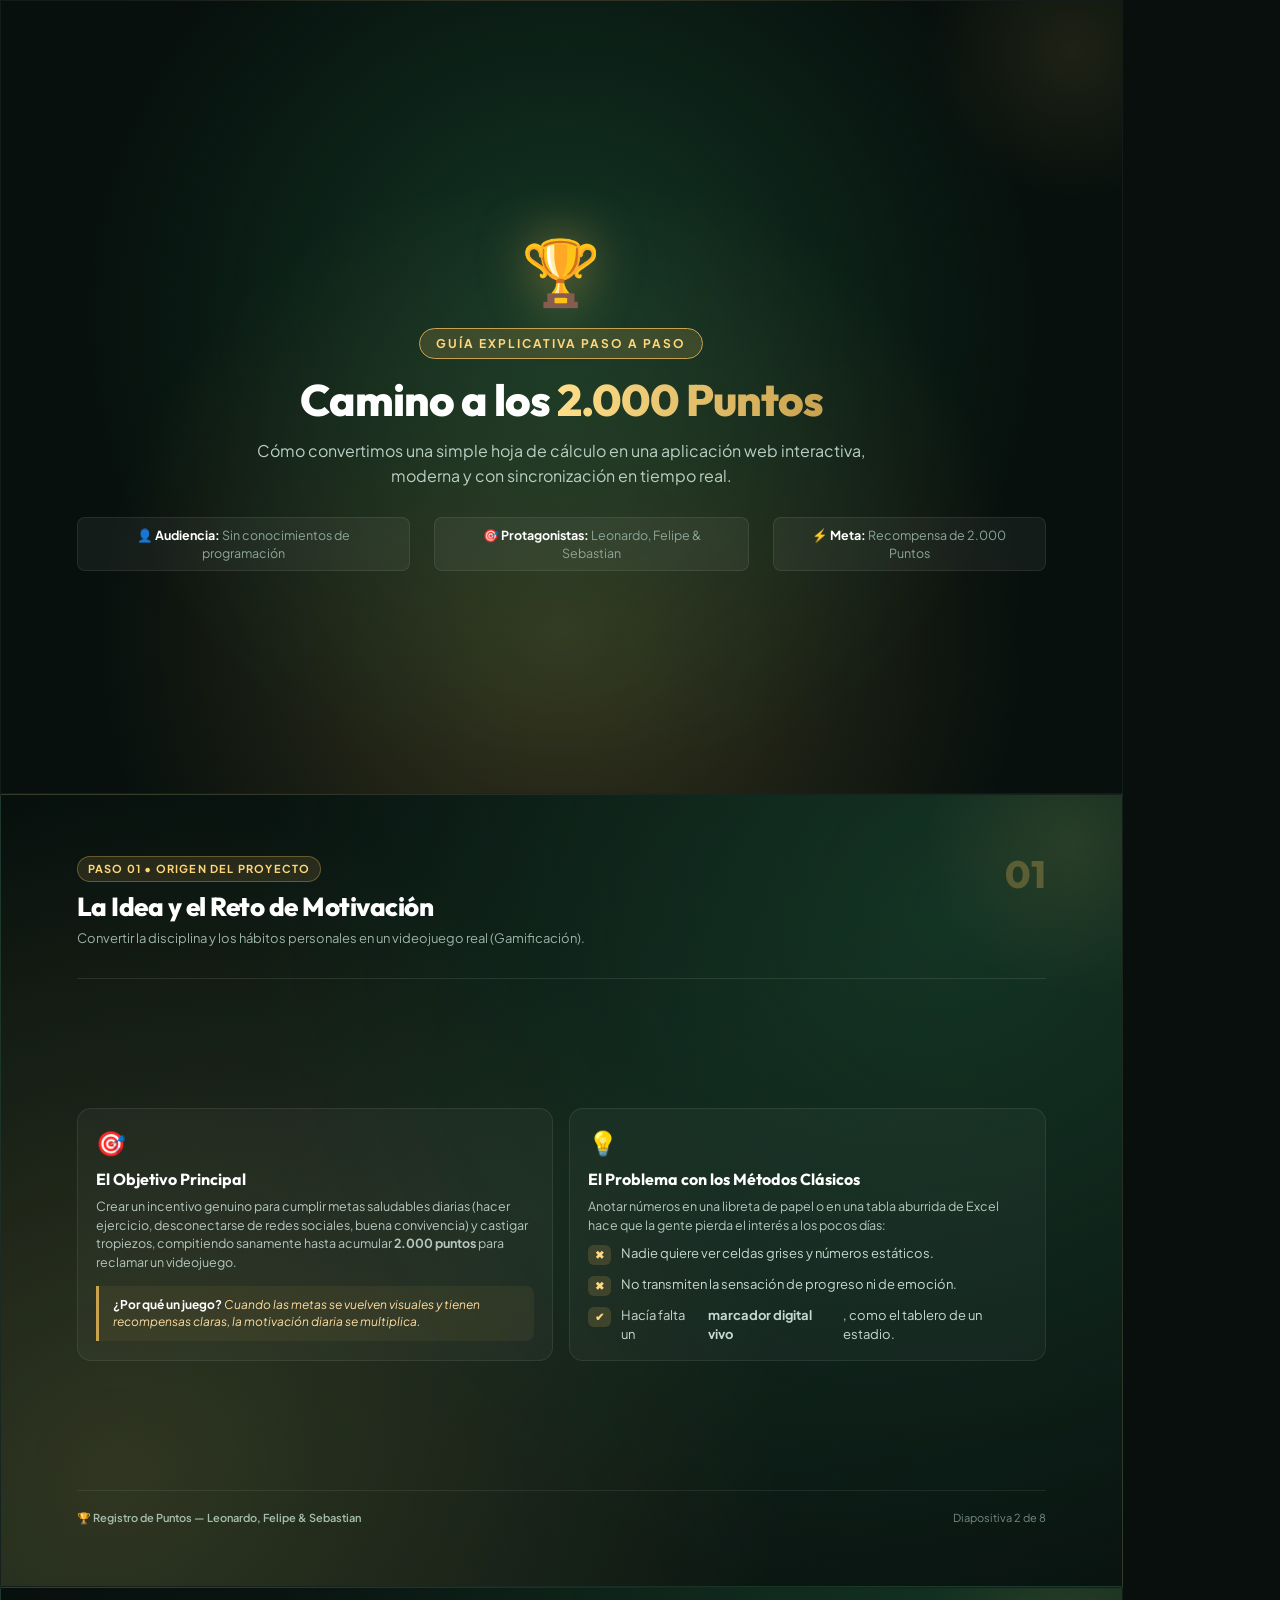
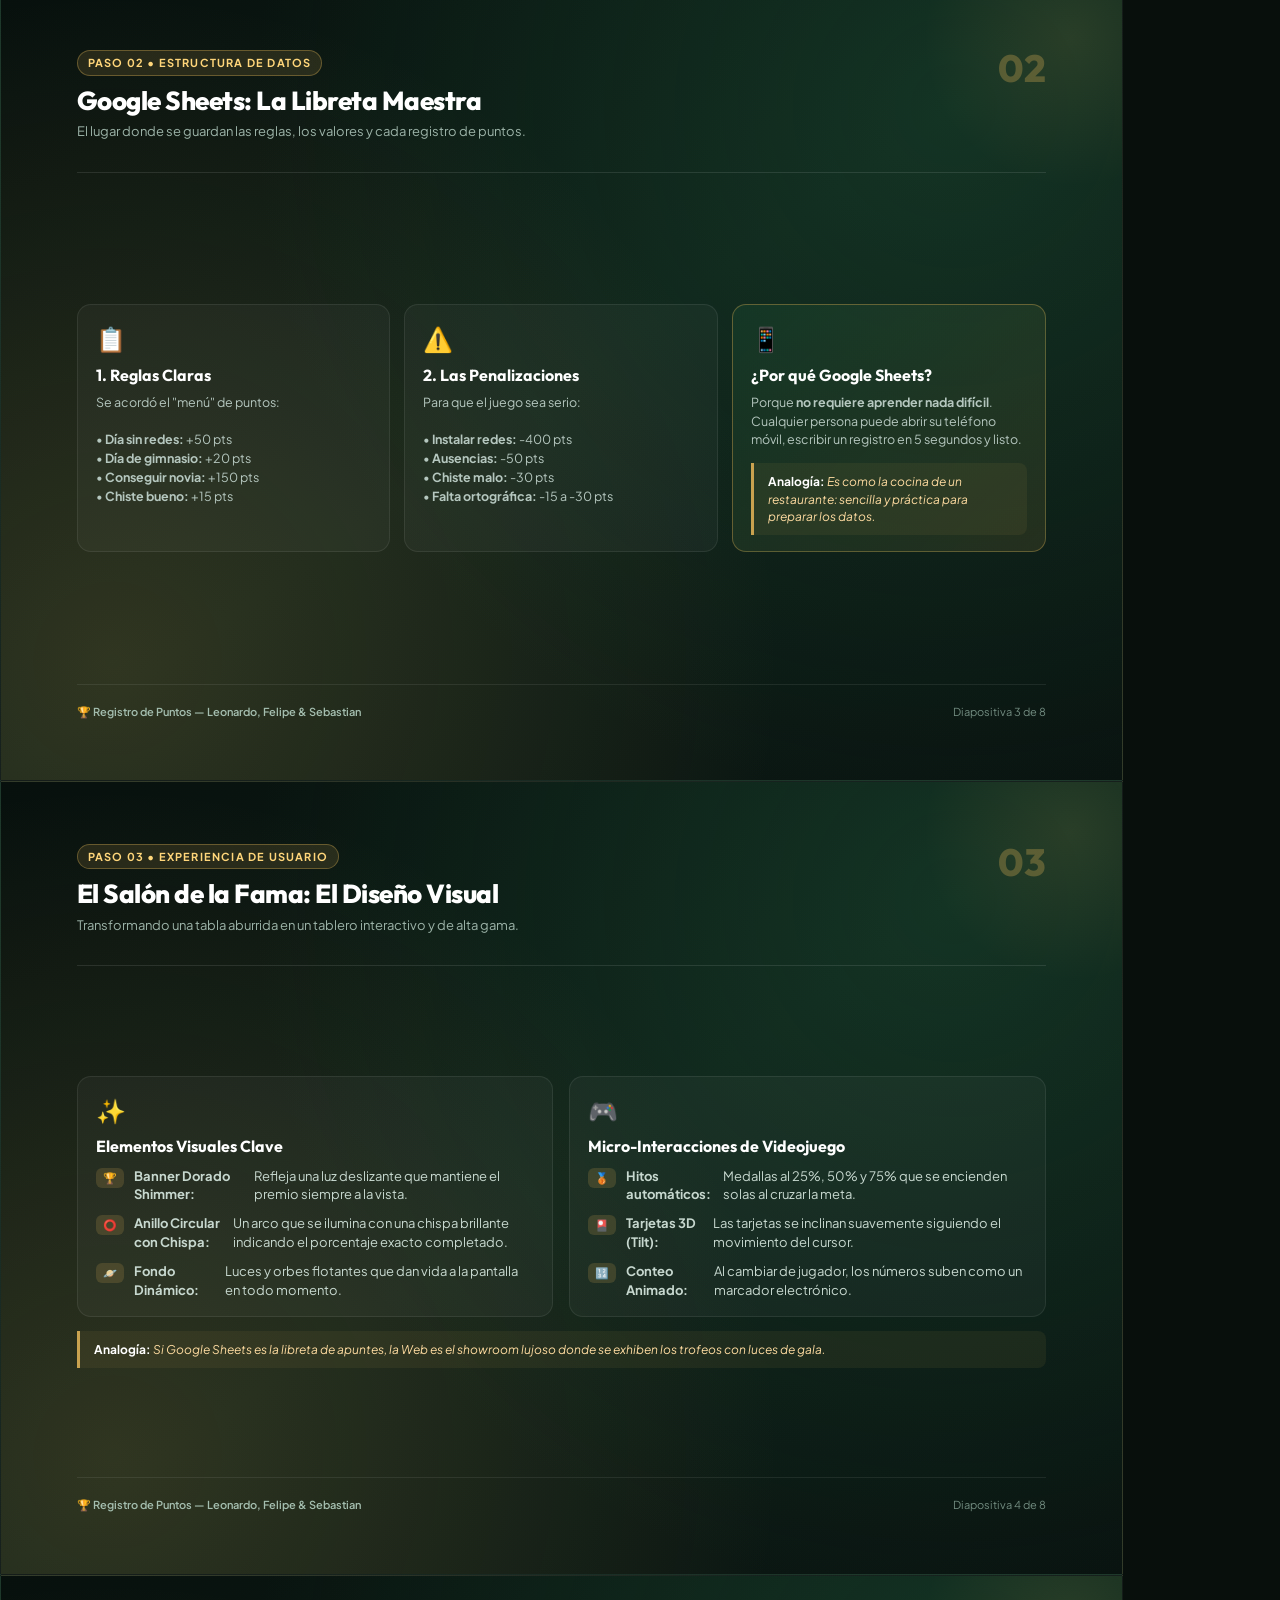
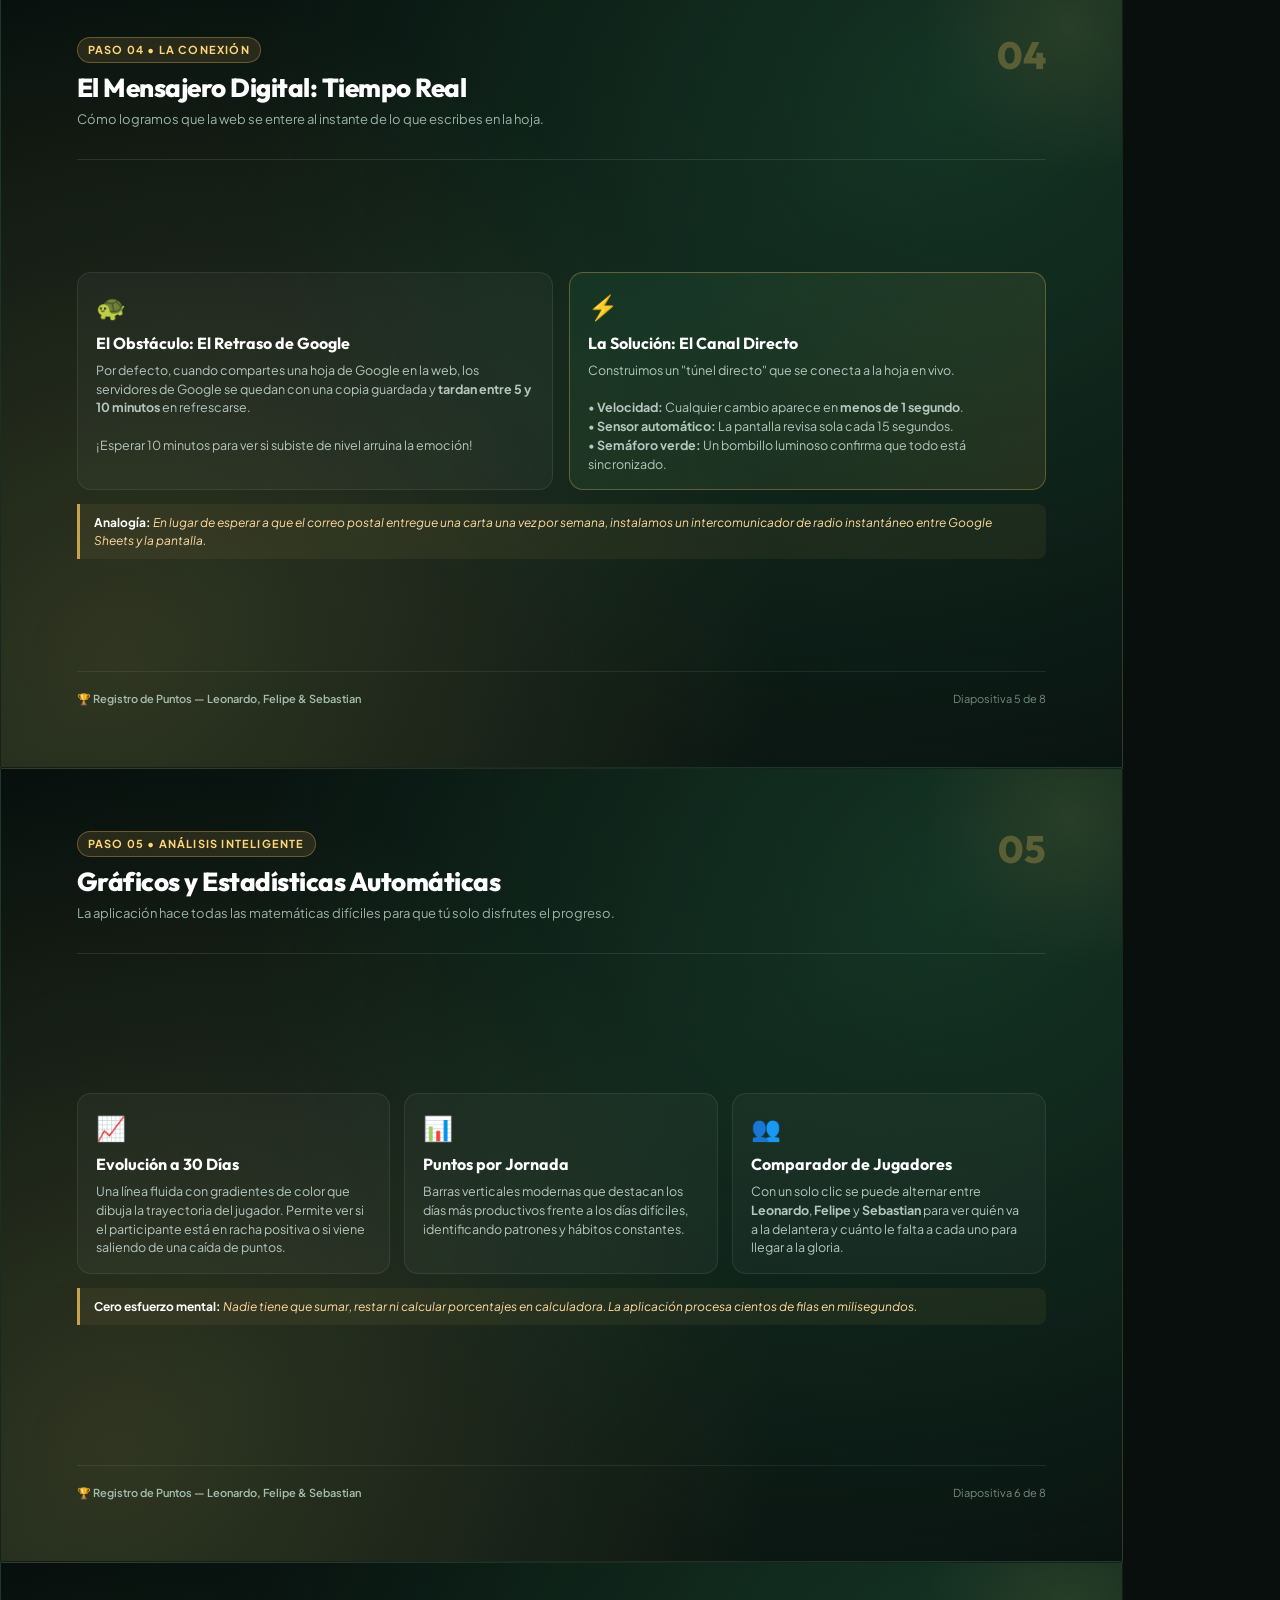
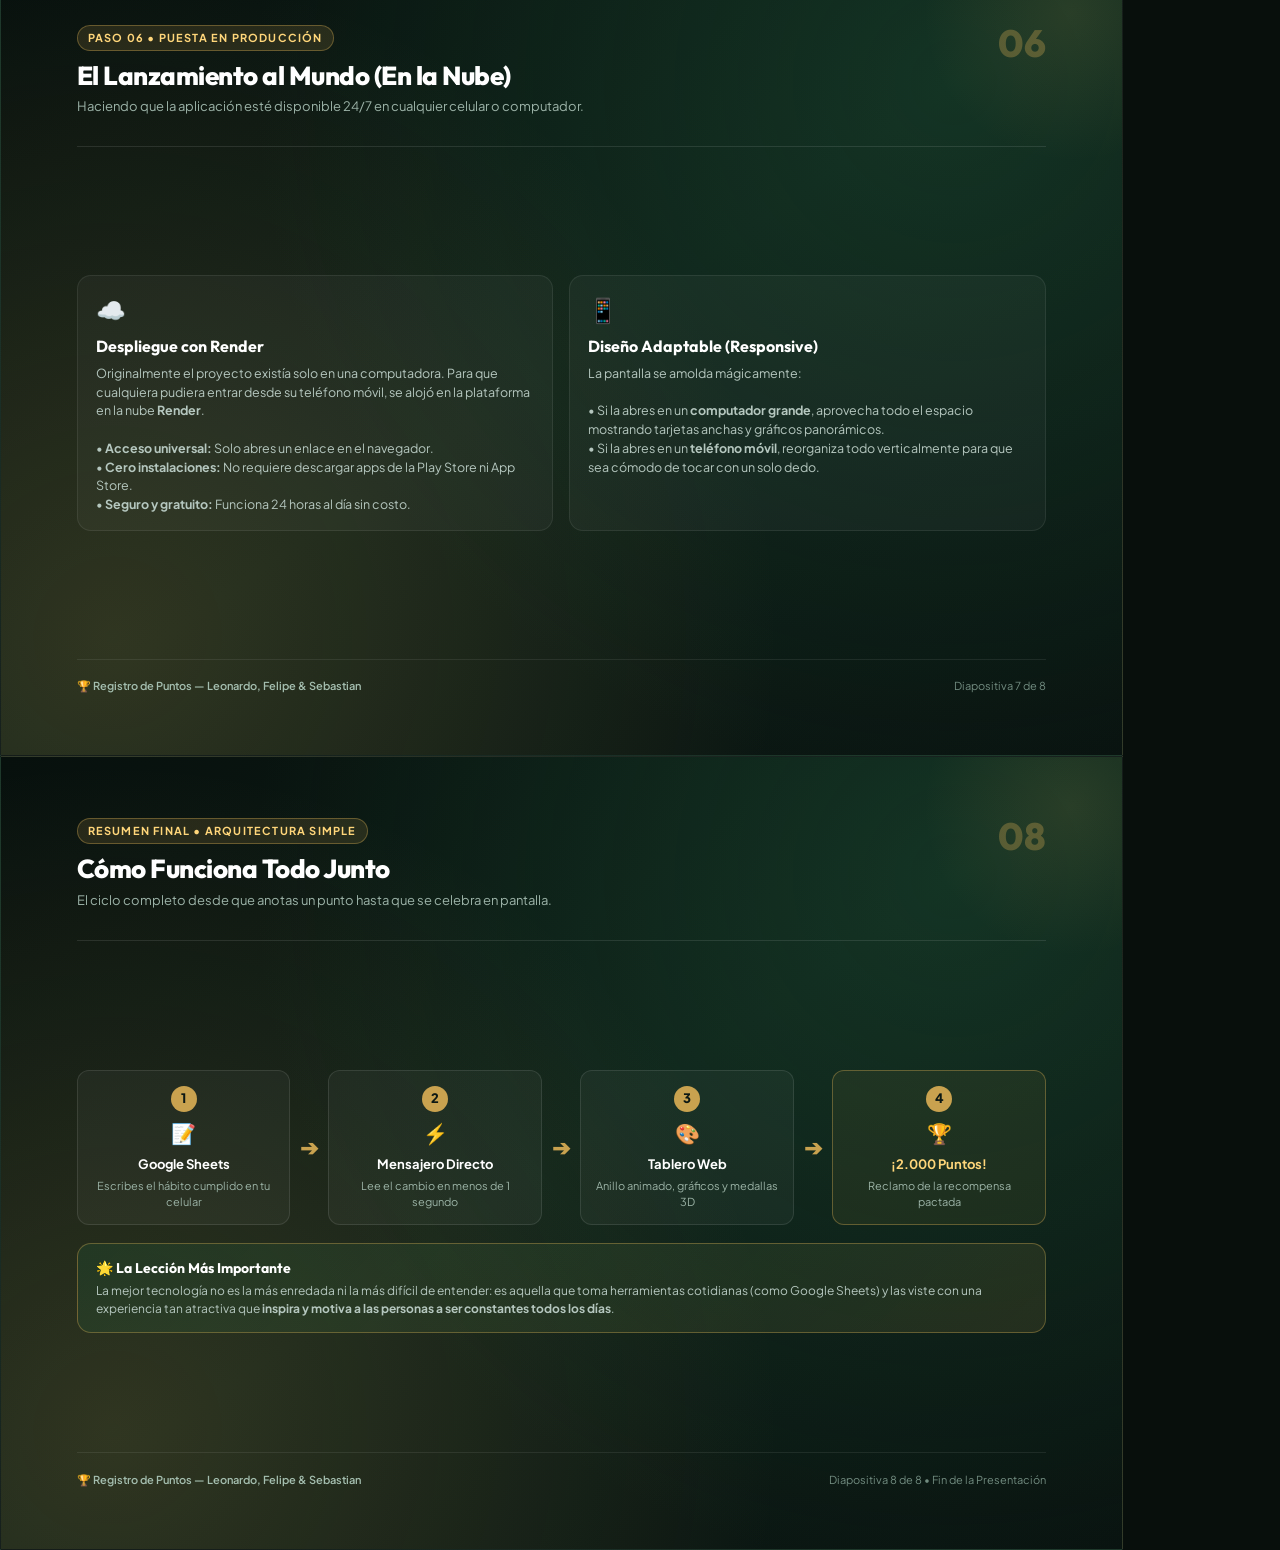
<file: presentacion_proyecto.html>
<!DOCTYPE html>
<html lang="es">
<head>
  <meta charset="UTF-8">
  <title>Presentación - Registro de Puntos: Camino a los 2000</title>
  <style>
    @import url('https://fonts.googleapis.com/css2?family=Outfit:wght@300;400;500;600;700;800&family=Plus+Jakarta+Sans:wght@400;500;600;700&display=swap');

    @page {
      size: A4 landscape;
      margin: 0;
    }

    * {
      box-sizing: border-box;
      margin: 0;
      padding: 0;
      -webkit-print-color-adjust: exact !important;
      print-color-adjust: exact !important;
    }

    body {
      font-family: 'Plus Jakarta Sans', sans-serif;
      background: #080f0c;
      color: #e5ece8;
      line-height: 1.45;
    }

    .slide {
      width: 297mm;
      height: 210mm;
      padding: 16mm 20mm;
      position: relative;
      page-break-after: always;
      display: flex;
      flex-direction: column;
      justify-content: space-between;
      overflow: hidden;
      background: radial-gradient(circle at 85% 15%, rgba(31, 93, 61, 0.35) 0%, transparent 60%),
                  radial-gradient(circle at 10% 85%, rgba(201, 162, 79, 0.18) 0%, transparent 55%),
                  linear-gradient(145deg, #07100d 0%, #0e1e17 50%, #091310 100%);
      border: 1px solid rgba(255, 255, 255, 0.05);
    }

    /* Decoraciones de fondo */
    .slide::before {
      content: "";
      position: absolute;
      top: -100px;
      right: -100px;
      width: 300px;
      height: 300px;
      background: radial-gradient(circle, rgba(201, 162, 79, 0.12) 0%, transparent 70%);
      pointer-events: none;
    }

    /* Encabezados y títulos */
    .slide-header {
      display: flex;
      justify-content: space-between;
      align-items: flex-start;
      border-bottom: 1px solid rgba(255, 255, 255, 0.1);
      padding-bottom: 8mm;
    }

    .header-left {
      max-width: 80%;
    }

    .tag-badge {
      display: inline-flex;
      align-items: center;
      gap: 6px;
      background: rgba(201, 162, 79, 0.15);
      border: 1px solid rgba(201, 162, 79, 0.4);
      color: #ffd67a;
      font-size: 11px;
      font-weight: 700;
      text-transform: uppercase;
      letter-spacing: 1.2px;
      padding: 4px 10px;
      border-radius: 20px;
      margin-bottom: 6px;
    }

    .slide-title {
      font-family: 'Outfit', sans-serif;
      font-size: 26px;
      font-weight: 800;
      color: #ffffff;
      letter-spacing: -0.5px;
    }

    .slide-subtitle {
      font-size: 13px;
      color: #9cb3a8;
      margin-top: 3px;
      font-weight: 400;
    }

    .step-number {
      font-family: 'Outfit', sans-serif;
      font-size: 38px;
      font-weight: 800;
      color: rgba(201, 162, 79, 0.35);
      line-height: 1;
    }

    /* Contenido de diapositivas */
    .slide-content {
      flex: 1;
      padding: 8mm 0;
      display: flex;
      flex-direction: column;
      justify-content: center;
    }

    /* Grid de tarjetas */
    .grid-2 {
      display: grid;
      grid-template-columns: 1fr 1fr;
      gap: 16px;
    }

    .grid-3 {
      display: grid;
      grid-template-columns: 1fr 1fr 1fr;
      gap: 14px;
    }

    .card {
      background: rgba(255, 255, 255, 0.035);
      border: 1px solid rgba(255, 255, 255, 0.08);
      border-radius: 14px;
      padding: 16px 18px;
      position: relative;
    }

    .card-highlight {
      background: linear-gradient(135deg, rgba(31, 93, 61, 0.25) 0%, rgba(201, 162, 79, 0.12) 100%);
      border: 1px solid rgba(201, 162, 79, 0.4);
    }

    .card-icon {
      font-size: 24px;
      margin-bottom: 8px;
      display: inline-block;
    }

    .card-title {
      font-family: 'Outfit', sans-serif;
      font-size: 16px;
      font-weight: 700;
      color: #ffffff;
      margin-bottom: 6px;
    }

    .card-text {
      font-size: 12.5px;
      color: #b5c7bf;
      line-height: 1.5;
    }

    .analogy-box {
      margin-top: 14px;
      background: rgba(201, 162, 79, 0.08);
      border-left: 3px solid #c9a24f;
      padding: 10px 14px;
      border-radius: 0 8px 8px 0;
      font-size: 12px;
      color: #ffdca1;
      font-style: italic;
    }

    .analogy-box strong {
      font-style: normal;
      color: #ffffff;
    }

    /* Footer de diapositiva */
    .slide-footer {
      display: flex;
      justify-content: space-between;
      align-items: center;
      border-top: 1px solid rgba(255, 255, 255, 0.08);
      padding-top: 5mm;
      font-size: 11px;
      color: #728c80;
    }

    .footer-brand {
      display: flex;
      align-items: center;
      gap: 6px;
      font-weight: 600;
      color: #a4beaf;
    }

    /* Portada Específica */
    .slide-cover {
      justify-content: center;
      align-items: center;
      text-align: center;
      background: radial-gradient(circle at 50% 40%, rgba(31, 93, 61, 0.5) 0%, transparent 65%),
                  radial-gradient(circle at 50% 80%, rgba(201, 162, 79, 0.25) 0%, transparent 55%),
                  #07100d;
    }

    .cover-trophy {
      font-size: 64px;
      margin-bottom: 12px;
      filter: drop-shadow(0 0 25px rgba(201, 162, 79, 0.6));
    }

    .cover-badge {
      display: inline-block;
      background: rgba(201, 162, 79, 0.2);
      border: 1px solid #c9a24f;
      color: #ffd77e;
      padding: 6px 16px;
      border-radius: 30px;
      font-size: 12px;
      font-weight: 700;
      letter-spacing: 2px;
      text-transform: uppercase;
      margin-bottom: 16px;
    }

    .cover-title {
      font-family: 'Outfit', sans-serif;
      font-size: 44px;
      font-weight: 800;
      color: #ffffff;
      line-height: 1.15;
      margin-bottom: 12px;
      letter-spacing: -1px;
    }

    .cover-title span {
      background: linear-gradient(90deg, #ffde8a, #c9a24f);
      -webkit-background-clip: text;
      -webkit-text-fill-color: transparent;
    }

    .cover-desc {
      font-size: 16px;
      color: #b9cfc4;
      max-width: 650px;
      margin: 0 auto 28px auto;
      line-height: 1.6;
    }

    .cover-meta {
      display: flex;
      gap: 24px;
      justify-content: center;
      font-size: 12.5px;
      color: #8da699;
    }

    .cover-meta div {
      background: rgba(255, 255, 255, 0.05);
      padding: 8px 18px;
      border-radius: 8px;
      border: 1px solid rgba(255, 255, 255, 0.08);
    }

    .cover-meta strong {
      color: #ffffff;
    }

    /* Diagrama de flujo */
    .flow-container {
      display: flex;
      align-items: center;
      justify-content: space-between;
      gap: 10px;
      margin-top: 10px;
    }

    .flow-step {
      flex: 1;
      background: rgba(255, 255, 255, 0.04);
      border: 1px solid rgba(255, 255, 255, 0.1);
      border-radius: 12px;
      padding: 14px;
      text-align: center;
    }

    .flow-arrow {
      color: #c9a24f;
      font-size: 22px;
      font-weight: bold;
    }

    .flow-num {
      width: 26px;
      height: 26px;
      border-radius: 50%;
      background: #c9a24f;
      color: #0c1814;
      font-weight: 800;
      font-size: 13px;
      display: inline-flex;
      align-items: center;
      justify-content: center;
      margin-bottom: 6px;
    }

    /* Listas con viñetas elegantes */
    .feature-list {
      list-style: none;
      display: flex;
      flex-direction: column;
      gap: 10px;
    }

    .feature-list li {
      display: flex;
      align-items: flex-start;
      gap: 10px;
      font-size: 13px;
      color: #c7d8cf;
    }

    .feature-list li span.bullet {
      background: rgba(201, 162, 79, 0.2);
      color: #ffd883;
      border-radius: 6px;
      padding: 2px 7px;
      font-size: 11px;
      font-weight: 700;
      flex-shrink: 0;
      margin-top: 1px;
    }
  </style>
</head>
<body>

  <!-- ==================== DIAPOSITIVA 1: PORTADA ==================== -->
  <div class="slide slide-cover">
    <div class="cover-trophy">🏆</div>
    <div class="cover-badge">Guía Explicativa Paso a Paso</div>
    <h1 class="cover-title">
      Camino a los <span>2.000 Puntos</span>
    </h1>
    <p class="cover-desc">
      Cómo convertimos una simple hoja de cálculo en una aplicación web interactiva, moderna y con sincronización en tiempo real.
    </p>
    <div class="cover-meta">
      <div>👤 <strong>Audiencia:</strong> Sin conocimientos de programación</div>
      <div>🎯 <strong>Protagonistas:</strong> Leonardo, Felipe & Sebastian</div>
      <div>⚡ <strong>Meta:</strong> Recompensa de 2.000 Puntos</div>
    </div>
  </div>

  <!-- ==================== DIAPOSITIVA 2: LA IDEA Y EL DESAFÍO ==================== -->
  <div class="slide">
    <div class="slide-header">
      <div class="header-left">
        <div class="tag-badge">Paso 01 • Origen del Proyecto</div>
        <h2 class="slide-title">La Idea y el Reto de Motivación</h2>
        <p class="slide-subtitle">Convertir la disciplina y los hábitos personales en un videojuego real (Gamificación).</p>
      </div>
      <div class="step-number">01</div>
    </div>

    <div class="slide-content">
      <div class="grid-2">
        <div class="card">
          <div class="card-icon">🎯</div>
          <div class="card-title">El Objetivo Principal</div>
          <p class="card-text">
            Crear un incentivo genuino para cumplir metas saludables diarias (hacer ejercicio, desconectarse de redes sociales, buena convivencia) y castigar tropiezos, compitiendo sanamente hasta acumular <strong>2.000 puntos</strong> para reclamar un videojuego.
          </p>
          <div class="analogy-box">
            <strong>¿Por qué un juego?</strong> Cuando las metas se vuelven visuales y tienen recompensas claras, la motivación diaria se multiplica.
          </div>
        </div>

        <div class="card">
          <div class="card-icon">💡</div>
          <div class="card-title">El Problema con los Métodos Clásicos</div>
          <p class="card-text">
            Anotar números en una libreta de papel o en una tabla aburrida de Excel hace que la gente pierda el interés a los pocos días:
          </p>
          <ul class="feature-list" style="margin-top: 10px;">
            <li><span class="bullet">✖</span> Nadie quiere ver celdas grises y números estáticos.</li>
            <li><span class="bullet">✖</span> No transmiten la sensación de progreso ni de emoción.</li>
            <li><span class="bullet">✔</span> Hacía falta un <strong>marcador digital vivo</strong>, como el tablero de un estadio.</li>
          </ul>
        </div>
      </div>
    </div>

    <div class="slide-footer">
      <div class="footer-brand">🏆 Registro de Puntos — Leonardo, Felipe & Sebastian</div>
      <div>Diapositiva 2 de 8</div>
    </div>
  </div>

  <!-- ==================== DIAPOSITIVA 3: LA LIBRETA MAESTRA ==================== -->
  <div class="slide">
    <div class="slide-header">
      <div class="header-left">
        <div class="tag-badge">Paso 02 • Estructura de Datos</div>
        <h2 class="slide-title">Google Sheets: La Libreta Maestra</h2>
        <p class="slide-subtitle">El lugar donde se guardan las reglas, los valores y cada registro de puntos.</p>
      </div>
      <div class="step-number">02</div>
    </div>

    <div class="slide-content">
      <div class="grid-3">
        <div class="card">
          <div class="card-icon">📋</div>
          <div class="card-title">1. Reglas Claras</div>
          <p class="card-text">
            Se acordó el "menú" de puntos:
            <br><br>
            • <strong>Día sin redes:</strong> +50 pts<br>
            • <strong>Día de gimnasio:</strong> +20 pts<br>
            • <strong>Conseguir novia:</strong> +150 pts<br>
            • <strong>Chiste bueno:</strong> +15 pts
          </p>
        </div>

        <div class="card">
          <div class="card-icon">⚠️</div>
          <div class="card-title">2. Las Penalizaciones</div>
          <p class="card-text">
            Para que el juego sea serio:
            <br><br>
            • <strong>Instalar redes:</strong> -400 pts<br>
            • <strong>Ausencias:</strong> -50 pts<br>
            • <strong>Chiste malo:</strong> -30 pts<br>
            • <strong>Falta ortográfica:</strong> -15 a -30 pts
          </p>
        </div>

        <div class="card card-highlight">
          <div class="card-icon">📱</div>
          <div class="card-title">¿Por qué Google Sheets?</div>
          <p class="card-text">
            Porque <strong>no requiere aprender nada difícil</strong>. Cualquier persona puede abrir su teléfono móvil, escribir un registro en 5 segundos y listo.
          </p>
          <div class="analogy-box">
            <strong>Analogía:</strong> Es como la cocina de un restaurante: sencilla y práctica para preparar los datos.
          </div>
        </div>
      </div>
    </div>

    <div class="slide-footer">
      <div class="footer-brand">🏆 Registro de Puntos — Leonardo, Felipe & Sebastian</div>
      <div>Diapositiva 3 de 8</div>
    </div>
  </div>

  <!-- ==================== DIAPOSITIVA 4: EL DISEÑO VISUAL ==================== -->
  <div class="slide">
    <div class="slide-header">
      <div class="header-left">
        <div class="tag-badge">Paso 03 • Experiencia de Usuario</div>
        <h2 class="slide-title">El Salón de la Fama: El Diseño Visual</h2>
        <p class="slide-subtitle">Transformando una tabla aburrida en un tablero interactivo y de alta gama.</p>
      </div>
      <div class="step-number">03</div>
    </div>

    <div class="slide-content">
      <div class="grid-2">
        <div class="card">
          <div class="card-icon">✨</div>
          <div class="card-title">Elementos Visuales Clave</div>
          <ul class="feature-list" style="margin-top: 8px;">
            <li><span class="bullet">🏆</span> <strong>Banner Dorado Shimmer:</strong> Refleja una luz deslizante que mantiene el premio siempre a la vista.</li>
            <li><span class="bullet">⭕</span> <strong>Anillo Circular con Chispa:</strong> Un arco que se ilumina con una chispa brillante indicando el porcentaje exacto completado.</li>
            <li><span class="bullet">🪐</span> <strong>Fondo Dinámico:</strong> Luces y orbes flotantes que dan vida a la pantalla en todo momento.</li>
          </ul>
        </div>

        <div class="card">
          <div class="card-icon">🎮</div>
          <div class="card-title">Micro-Interacciones de Videojuego</div>
          <ul class="feature-list" style="margin-top: 8px;">
            <li><span class="bullet">🥉</span> <strong>Hitos automáticos:</strong> Medallas al 25%, 50% y 75% que se encienden solas al cruzar la meta.</li>
            <li><span class="bullet">🎴</span> <strong>Tarjetas 3D (Tilt):</strong> Las tarjetas se inclinan suavemente siguiendo el movimiento del cursor.</li>
            <li><span class="bullet">🔢</span> <strong>Conteo Animado:</strong> Al cambiar de jugador, los números suben como un marcador electrónico.</li>
          </ul>
        </div>
      </div>
      <div class="analogy-box" style="margin-top: 14px;">
        <strong>Analogía:</strong> Si Google Sheets es la libreta de apuntes, la Web es el showroom lujoso donde se exhiben los trofeos con luces de gala.
      </div>
    </div>

    <div class="slide-footer">
      <div class="footer-brand">🏆 Registro de Puntos — Leonardo, Felipe & Sebastian</div>
      <div>Diapositiva 4 de 8</div>
    </div>
  </div>

  <!-- ==================== DIAPOSITIVA 5: EL MENSAJERO EN TIEMPO REAL ==================== -->
  <div class="slide">
    <div class="slide-header">
      <div class="header-left">
        <div class="tag-badge">Paso 04 • La Conexión</div>
        <h2 class="slide-title">El Mensajero Digital: Tiempo Real</h2>
        <p class="slide-subtitle">Cómo logramos que la web se entere al instante de lo que escribes en la hoja.</p>
      </div>
      <div class="step-number">04</div>
    </div>

    <div class="slide-content">
      <div class="grid-2">
        <div class="card">
          <div class="card-icon">🐢</div>
          <div class="card-title">El Obstáculo: El Retraso de Google</div>
          <p class="card-text">
            Por defecto, cuando compartes una hoja de Google en la web, los servidores de Google se quedan con una copia guardada y <strong>tardan entre 5 y 10 minutos</strong> en refrescarse.
            <br><br>
            ¡Esperar 10 minutos para ver si subiste de nivel arruina la emoción!
          </p>
        </div>

        <div class="card card-highlight">
          <div class="card-icon">⚡</div>
          <div class="card-title">La Solución: El Canal Directo</div>
          <p class="card-text">
            Construimos un "túnel directo" que se conecta a la hoja en vivo.
            <br><br>
            • <strong>Velocidad:</strong> Cualquier cambio aparece en <strong>menos de 1 segundo</strong>.<br>
            • <strong>Sensor automático:</strong> La pantalla revisa sola cada 15 segundos.<br>
            • <strong>Semáforo verde:</strong> Un bombillo luminoso confirma que todo está sincronizado.
          </p>
        </div>
      </div>

      <div class="analogy-box">
        <strong>Analogía:</strong> En lugar de esperar a que el correo postal entregue una carta una vez por semana, instalamos un intercomunicador de radio instantáneo entre Google Sheets y la pantalla.
      </div>
    </div>

    <div class="slide-footer">
      <div class="footer-brand">🏆 Registro de Puntos — Leonardo, Felipe & Sebastian</div>
      <div>Diapositiva 5 de 8</div>
    </div>
  </div>

  <!-- ==================== DIAPOSITIVA 6: GRÁFICOS Y ANÁLISIS ==================== -->
  <div class="slide">
    <div class="slide-header">
      <div class="header-left">
        <div class="tag-badge">Paso 05 • Análisis Inteligente</div>
        <h2 class="slide-title">Gráficos y Estadísticas Automáticas</h2>
        <p class="slide-subtitle">La aplicación hace todas las matemáticas difíciles para que tú solo disfrutes el progreso.</p>
      </div>
      <div class="step-number">05</div>
    </div>

    <div class="slide-content">
      <div class="grid-3">
        <div class="card">
          <div class="card-icon">📈</div>
          <div class="card-title">Evolución a 30 Días</div>
          <p class="card-text">
            Una línea fluida con gradientes de color que dibuja la trayectoria del jugador. Permite ver si el participante está en racha positiva o si viene saliendo de una caída de puntos.
          </p>
        </div>

        <div class="card">
          <div class="card-icon">📊</div>
          <div class="card-title">Puntos por Jornada</div>
          <p class="card-text">
            Barras verticales modernas que destacan los días más productivos frente a los días difíciles, identificando patrones y hábitos constantes.
          </p>
        </div>

        <div class="card">
          <div class="card-icon">👥</div>
          <div class="card-title">Comparador de Jugadores</div>
          <p class="card-text">
            Con un solo clic se puede alternar entre <strong>Leonardo</strong>, <strong>Felipe</strong> y <strong>Sebastian</strong> para ver quién va a la delantera y cuánto le falta a cada uno para llegar a la gloria.
          </p>
        </div>
      </div>

      <div class="analogy-box" style="margin-top: 14px;">
        <strong>Cero esfuerzo mental:</strong> Nadie tiene que sumar, restar ni calcular porcentajes en calculadora. La aplicación procesa cientos de filas en milisegundos.
      </div>
    </div>

    <div class="slide-footer">
      <div class="footer-brand">🏆 Registro de Puntos — Leonardo, Felipe & Sebastian</div>
      <div>Diapositiva 6 de 8</div>
    </div>
  </div>

  <!-- ==================== DIAPOSITIVA 7: LANZAMIENTO A INTERNET ==================== -->
  <div class="slide">
    <div class="slide-header">
      <div class="header-left">
        <div class="tag-badge">Paso 06 • Puesta en Producción</div>
        <h2 class="slide-title">El Lanzamiento al Mundo (En la Nube)</h2>
        <p class="slide-subtitle">Haciendo que la aplicación esté disponible 24/7 en cualquier celular o computador.</p>
      </div>
      <div class="step-number">06</div>
    </div>

    <div class="slide-content">
      <div class="grid-2">
        <div class="card">
          <div class="card-icon">☁️</div>
          <div class="card-title">Despliegue con Render</div>
          <p class="card-text">
            Originalmente el proyecto existía solo en una computadora. Para que cualquiera pudiera entrar desde su teléfono móvil, se alojó en la plataforma en la nube <strong>Render</strong>.
            <br><br>
            • <strong>Acceso universal:</strong> Solo abres un enlace en el navegador.<br>
            • <strong>Cero instalaciones:</strong> No requiere descargar apps de la Play Store ni App Store.<br>
            • <strong>Seguro y gratuito:</strong> Funciona 24 horas al día sin costo.
          </p>
        </div>

        <div class="card">
          <div class="card-icon">📱</div>
          <div class="card-title">Diseño Adaptable (Responsive)</div>
          <p class="card-text">
            La pantalla se amolda mágicamente:
            <br><br>
            • Si la abres en un <strong>computador grande</strong>, aprovecha todo el espacio mostrando tarjetas anchas y gráficos panorámicos.<br>
            • Si la abres en un <strong>teléfono móvil</strong>, reorganiza todo verticalmente para que sea cómodo de tocar con un solo dedo.
          </p>
        </div>
      </div>
    </div>

    <div class="slide-footer">
      <div class="footer-brand">🏆 Registro de Puntos — Leonardo, Felipe & Sebastian</div>
      <div>Diapositiva 7 de 8</div>
    </div>
  </div>

  <!-- ==================== DIAPOSITIVA 8: RESUMEN Y CONCLUSIÓN ==================== -->
  <div class="slide">
    <div class="slide-header">
      <div class="header-left">
        <div class="tag-badge">Resumen Final • Arquitectura Simple</div>
        <h2 class="slide-title">Cómo Funciona Todo Junto</h2>
        <p class="slide-subtitle">El ciclo completo desde que anotas un punto hasta que se celebra en pantalla.</p>
      </div>
      <div class="step-number">08</div>
    </div>

    <div class="slide-content">
      <div class="flow-container">
        <div class="flow-step">
          <div class="flow-num">1</div>
          <div style="font-size: 20px; margin-bottom: 4px;">📝</div>
          <strong style="color: #ffffff; font-size: 13px;">Google Sheets</strong>
          <p style="font-size: 11px; color: #9bb3a6; margin-top: 4px;">Escribes el hábito cumplido en tu celular</p>
        </div>

        <div class="flow-arrow">➔</div>

        <div class="flow-step">
          <div class="flow-num">2</div>
          <div style="font-size: 20px; margin-bottom: 4px;">⚡</div>
          <strong style="color: #ffffff; font-size: 13px;">Mensajero Directo</strong>
          <p style="font-size: 11px; color: #9bb3a6; margin-top: 4px;">Lee el cambio en menos de 1 segundo</p>
        </div>

        <div class="flow-arrow">➔</div>

        <div class="flow-step">
          <div class="flow-num">3</div>
          <div style="font-size: 20px; margin-bottom: 4px;">🎨</div>
          <strong style="color: #ffffff; font-size: 13px;">Tablero Web</strong>
          <p style="font-size: 11px; color: #9bb3a6; margin-top: 4px;">Anillo animado, gráficos y medallas 3D</p>
        </div>

        <div class="flow-arrow">➔</div>

        <div class="flow-step" style="border-color: rgba(201, 162, 79, 0.4); background: rgba(201, 162, 79, 0.08);">
          <div class="flow-num">4</div>
          <div style="font-size: 20px; margin-bottom: 4px;">🏆</div>
          <strong style="color: #ffd67a; font-size: 13px;">¡2.000 Puntos!</strong>
          <p style="font-size: 11px; color: #9bb3a6; margin-top: 4px;">Reclamo de la recompensa pactada</p>
        </div>
      </div>

      <div class="card card-highlight" style="margin-top: 18px; padding: 14px 18px;">
        <div class="card-title" style="font-size: 14px; margin-bottom: 4px;">🌟 La Lección Más Importante</div>
        <p class="card-text" style="font-size: 12px;">
          La mejor tecnología no es la más enredada ni la más difícil de entender: es aquella que toma herramientas cotidianas (como Google Sheets) y las viste con una experiencia tan atractiva que <strong>inspira y motiva a las personas a ser constantes todos los días</strong>.
        </p>
      </div>
    </div>

    <div class="slide-footer">
      <div class="footer-brand">🏆 Registro de Puntos — Leonardo, Felipe & Sebastian</div>
      <div>Diapositiva 8 de 8 • Fin de la Presentación</div>
    </div>
  </div>

</body>
</html>
</file>
